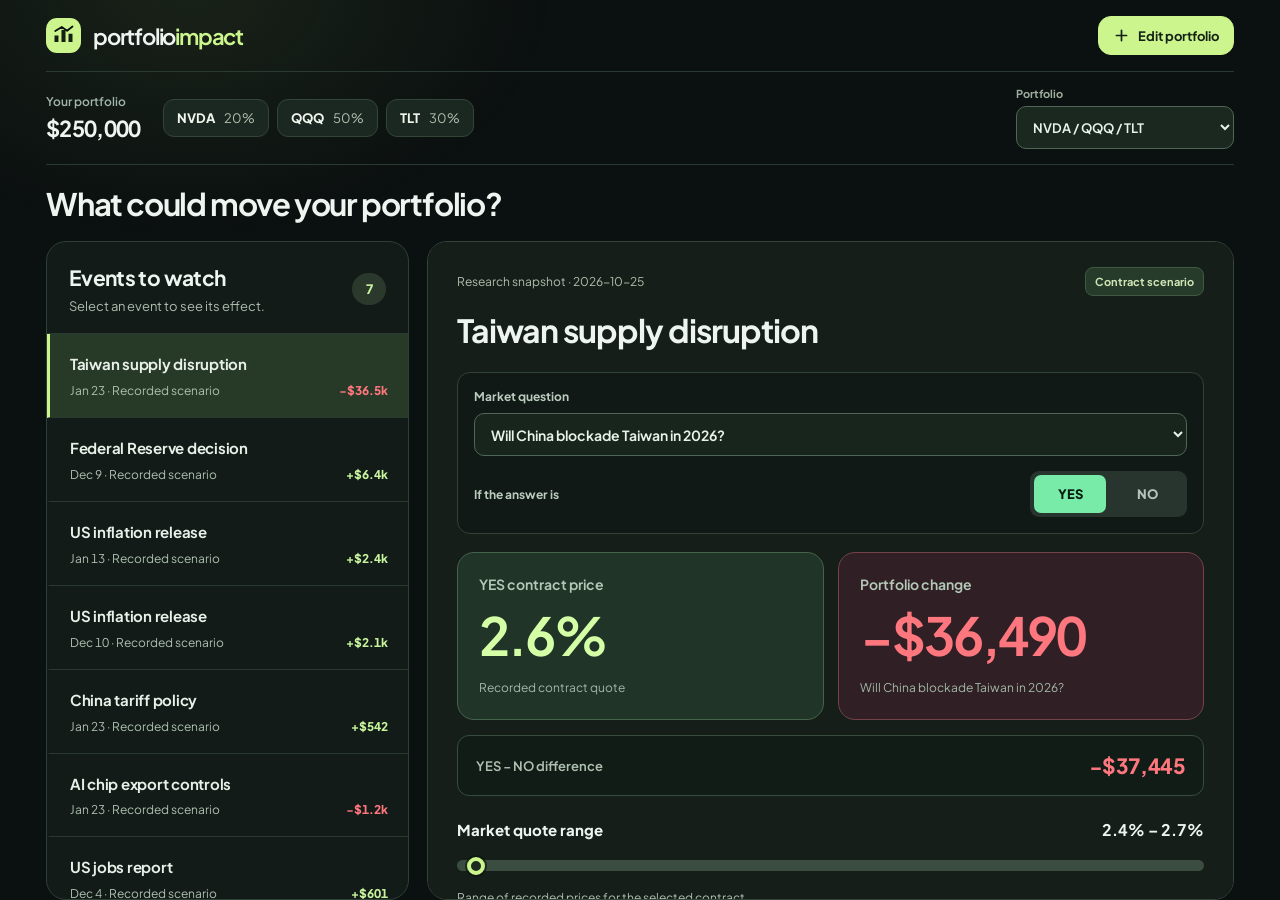
<file: web/portfolio_impact_v4/index.html>
<!doctype html>
<html lang="en">
<head>
  <meta charset="utf-8">
  <meta name="viewport" content="width=device-width, initial-scale=1">
  <meta name="theme-color" content="#0b1010">
  <meta name="description" content="Explore events that could affect your investments and review estimated portfolio impacts.">
  <title>Portfolio Impact</title>
  <link rel="preload" href="./fonts/PlusJakartaSans-variable.woff2" as="font" type="font/woff2" crossorigin>
  <link rel="stylesheet" href="./styles.css">
  <link rel="stylesheet" href="./workspace.css">
  <script src="./app.js" defer></script>
</head>
<body>
  <div class="app-shell">
    <header class="topbar">
      <a class="brand" href="#home" aria-label="Portfolio Impact home">
        <span class="brand-symbol" aria-hidden="true">
          <svg viewBox="0 0 36 36" fill="none">
            <path d="M6 26.5h5.3V18H6v8.5Zm9.3 0h5.4V10.5h-5.4v16Zm9.4 0H30V15.7h-5.3v10.8Z" fill="currentColor"/>
            <path d="m7 12 8.7-5.4 7.1 5.1L30 6" stroke="#0b1010" stroke-width="2.4" stroke-linecap="round" stroke-linejoin="round"/>
          </svg>
        </span>
        <span class="brand-type">portfolio<span>impact</span></span>
      </a>
      <div class="topbar-actions">
        <button class="outline-button" id="edit-button" type="button">
          <svg viewBox="0 0 20 20" aria-hidden="true"><path d="M10 4v12M4 10h12"/></svg>
          Edit portfolio
        </button>
      </div>
    </header>
    <main id="home" tabindex="-1">
      <div id="app" role="status" aria-live="polite" aria-atomic="false">
        <div class="initial-loading">Opening the recorded analysis…</div>
      </div>
    </main>
  </div>
  <dialog id="portfolio-dialog" class="portfolio-dialog" aria-labelledby="portfolio-dialog-title"></dialog>
  <div id="toast" class="toast" role="status" aria-live="polite"></div>
</body>
</html>
</file>
<file: web/portfolio_impact_v4/styles.css>
@font-face{font-family:"Plus Jakarta";src:url("./fonts/PlusJakartaSans-variable.woff2") format("woff2");font-style:normal;font-weight:200 800;font-display:swap}
@font-face{font-family:"Instrument Serif";src:url("./fonts/InstrumentSerif-Italic.woff2") format("woff2");font-style:italic;font-weight:400;font-display:swap}
:root{
  color-scheme:dark;
  --bg:#0b1010;--surface:#131a19;--surface-lift:#18211f;--surface-soft:#1d2824;
  --ink:#eef4ef;--muted:#9caea6;--subtle:#6c8278;--line:#2a3932;
  --lime:#ccf68d;--lime-deep:#8ab84d;--red:#f0a19a;--red-soft:#311f20;
  --green:#b6eac3;--white:#fff;--radius:23px
}
*{box-sizing:border-box}
html{scroll-behavior:smooth}
body{margin:0;background:var(--bg);color:var(--ink);font-family:"Plus Jakarta",Arial,sans-serif;-webkit-font-smoothing:antialiased}
body:before{content:"";position:fixed;width:min(760px,85vw);height:520px;left:-190px;top:-270px;background:radial-gradient(ellipse,rgba(151,197,104,.10),transparent 68%);pointer-events:none;z-index:-1}
button,input,select{font:inherit}
button{cursor:pointer}
button:focus-visible,input:focus-visible,select:focus-visible,a:focus-visible,summary:focus-visible{outline:3px solid var(--lime);outline-offset:3px}
a{color:inherit}
.app-shell{max-width:1350px;margin:0 auto;padding:0 46px;min-height:100vh}
.topbar{height:80px;display:flex;align-items:center;justify-content:space-between;border-bottom:1px solid var(--line);gap:18px}
.brand{display:inline-flex;align-items:center;gap:12px;text-decoration:none;min-width:0}
.brand-symbol{width:35px;height:35px;border-radius:11px;display:grid;place-items:center;color:#142014;background:var(--lime);flex-shrink:0}
.brand-symbol svg{width:27px;height:27px}
.brand-type{font-size:22px;font-weight:650;letter-spacing:-1.2px;white-space:nowrap}
.brand-type span,.footer-accent{color:var(--lime)}
.topbar-actions{display:flex;align-items:center;gap:19px}
.preview-tag{font-size:11px;letter-spacing:.04em;color:#9eac97;border:1px solid #34453a;border-radius:30px;padding:7px 11px}
.text-button{border:none;background:transparent;color:var(--muted);font-size:13px;font-weight:650;padding:8px}
.text-button:hover{color:var(--ink)}
.outline-button{border:1px solid #47544e;border-radius:13px;padding:12px 17px;background:rgba(255,255,255,.02);color:var(--ink);font-size:13px;font-weight:700;display:flex;align-items:center;gap:8px}
.outline-button:hover{background:rgba(255,255,255,.07);border-color:#718377}
.outline-button svg{width:17px;height:17px;fill:none;stroke:currentColor;stroke-width:2;stroke-linecap:round}
.hero{display:grid;grid-template-columns:minmax(0,1.5fr) minmax(325px,.85fr);gap:38px;align-items:end;padding:39px 0 35px}
.eyebrow{display:block;color:var(--lime);font-size:11px;font-weight:800;letter-spacing:.15em;text-transform:uppercase}
.hero h1{font-size:clamp(42px,4.1vw,59px);font-weight:630;line-height:1.13;letter-spacing:-3.3px;margin:14px 0 14px;max-width:800px}
.hero h1 em{font-family:"Instrument Serif",Georgia,serif;font-weight:400;letter-spacing:-2px;color:var(--lime);font-size:1.04em}
.hero p{max-width:590px;font-size:14px;line-height:1.75;color:var(--muted);margin:0}
.mini-step{display:none}
.mini-step .step-line{width:32px;height:1px;background:#59715b}
.portfolio-summary{border:1px solid var(--line);background:linear-gradient(145deg,#18221e,#101816);border-radius:24px;padding:23px 25px;box-shadow:0 28px 76px rgba(0,0,0,.16)}
.summary-heading{display:flex;justify-content:space-between;align-items:center;gap:8px;margin-bottom:18px}
.summary-heading h2{font-size:14px;letter-spacing:-.3px;font-weight:700;margin:0}
.tiny-link{border:0;padding:3px;background:none;color:var(--lime);font-size:12px;font-weight:700;text-decoration:underline;text-decoration-color:transparent;text-underline-offset:3px}
.tiny-link:hover{text-decoration-color:var(--lime)}
.holdings-preview{display:grid;grid-template-columns:repeat(4,minmax(0,1fr));gap:10px}
.holding-tile{min-width:0;background:#202c27;border-radius:12px;padding:12px 7px;text-align:center}
.holding-tile strong{display:block;font-size:13px;letter-spacing:-.2px}
.holding-tile span{display:block;font-size:12px;margin-top:5px;color:#a8b9aa}
.portfolio-value-line{display:flex;align-items:baseline;justify-content:space-between;gap:12px;padding-top:19px;margin-top:20px;border-top:1px solid #344239}
.portfolio-value-line span{font-size:11px;color:var(--muted)}
.portfolio-value-line strong{font-size:20px;letter-spacing:-.9px}
.workspace-title-line{display:flex;align-items:baseline;justify-content:space-between;gap:12px;border-top:1px solid var(--line);padding-top:24px;margin-bottom:19px}
.section-title{font-size:27px;font-weight:650;letter-spacing:-1.2px;margin:0}
.section-note{font-size:12px;color:var(--muted)}
.workspace-grid{display:grid;grid-template-columns:minmax(370px,.86fr) minmax(0,1.14fr);gap:25px;align-items:start}
.event-list{border:1px solid var(--line);border-radius:23px;background:var(--surface);overflow:hidden}
.event-list-head{display:flex;justify-content:space-between;gap:12px;align-items:center;padding:18px 21px;border-bottom:1px solid var(--line)}
.event-list-head span{font-size:11px;font-weight:700;color:#b5c4b8;letter-spacing:.05em}
.sort-label{font-size:11px;color:var(--subtle);font-weight:600}
.event-item{width:100%;text-align:left;border:0;border-left:3px solid transparent;border-bottom:1px solid #25322c;background:transparent;color:var(--ink);display:grid;grid-template-columns:minmax(0,1fr) 75px 89px;gap:13px;align-items:center;padding:17px 18px}
.event-item:last-child{border-bottom:0}
.event-item:hover{background:#1b2721}
.event-item.selected{background:#213023;border-left-color:var(--lime)}
.event-name{display:block;font-size:12px;font-weight:710;line-height:1.45;letter-spacing:-.1px}
.event-date{display:block;font-size:10px;color:var(--muted);margin-top:5px}
.event-value{font-weight:730;font-size:15px;letter-spacing:-.45px;text-align:right;white-space:nowrap;font-variant-numeric:tabular-nums}
.event-value.negative{color:var(--red)}
.event-value.missing{font-size:11px;color:#9aaba1;font-weight:600}
.event-value.chance{color:var(--ink)}
.event-col-label{display:block;font-size:9px;color:#809588;text-transform:uppercase;letter-spacing:.075em;font-weight:700;margin-bottom:5px}
.event-list-footer{display:flex;justify-content:space-between;gap:10px;padding:14px 20px;border-top:1px solid var(--line);font-size:11px;color:var(--muted);background:#141e18}
.event-list-footer strong{color:var(--ink);font-weight:600}
.impact-panel{background:linear-gradient(153deg,#1b2821 0%,#121b17 42%,#131c19 100%);border:1px solid #36493a;border-radius:23px;padding:29px;position:relative;overflow:hidden;box-shadow:0 28px 100px rgba(0,0,0,.19)}
.impact-panel:after{content:"";pointer-events:none;position:absolute;right:-140px;top:-190px;width:470px;height:400px;background:radial-gradient(circle,rgba(174,221,130,.07),transparent 67%)}
.impact-topline{display:flex;justify-content:space-between;align-items:center;gap:10px}
.snapshot-badge{color:#b9c9b8;border:1px solid #405544;background:rgba(153,208,132,.065);border-radius:100px;padding:7px 11px;font-size:10px;font-weight:700;white-space:nowrap}
.impact-title{font-size:clamp(22px,2.5vw,32px);font-weight:650;line-height:1.33;letter-spacing:-1.1px;max-width:660px;margin:23px 0 10px;min-height:70px}
.impact-meta{color:#9aaf9d;font-size:12px;line-height:1.6}
.primary-metrics{display:grid;grid-template-columns:1fr 1fr;gap:24px;margin-top:38px;padding-bottom:26px;border-bottom:1px solid #35463b}
.metric-label{color:#9eb0a1;font-size:11px;font-weight:650;display:flex;align-items:center;gap:8px}
.metric-number{font-size:clamp(33px,3.9vw,53px);letter-spacing:-2.6px;line-height:1.22;font-weight:630;margin:10px 0 7px;white-space:nowrap;font-variant-numeric:tabular-nums}
.metric-number.loss{color:var(--red)}
.metric-number.positive{color:var(--green)}
.metric-caption{color:#91a298;font-size:10px;line-height:1.7}
.range-section{padding-top:24px}
.range-head{display:flex;justify-content:space-between;gap:10px;align-items:baseline}
.range-head h3{font-size:13px;font-weight:700;margin:0}
.range-head span{font-size:11px;color:#d4dfd3;font-variant-numeric:tabular-nums}
.range-track{height:9px;background:#33463c;border-radius:20px;margin-top:18px;position:relative}
.range-band{position:absolute;height:100%;border-radius:20px;background:#9acb73;opacity:.75}
.range-dot{position:absolute;width:18px;height:18px;border:4px solid var(--lime);border-radius:50%;top:50%;transform:translate(-50%,-50%);background:#18241a;box-shadow:0 0 0 2px rgba(10,20,10,.6)}
.range-limits{display:flex;justify-content:space-between;font-size:10px;color:#9eafa0;padding-top:9px}
.inline-note{font-size:11px;color:#a7b9aa;line-height:1.7;margin-top:21px;margin-bottom:0}
.details-toggle{width:100%;display:flex;justify-content:space-between;align-items:center;border:1px solid #475a4b;border-radius:12px;background:rgba(10,19,13,.25);color:var(--ink);padding:13px 15px;font-size:12px;font-weight:700;margin-top:22px}
.details-toggle:hover{background:#283b2c}
.details-toggle svg{width:16px;height:16px;stroke:currentColor;fill:none;stroke-width:2}
.method-panel{margin-top:17px;padding-top:19px;border-top:1px solid #3c4e40}
.method-grid{display:grid;grid-template-columns:1fr 1fr;gap:15px}
.method-item{border:1px solid #36473c;border-radius:13px;padding:13px;min-width:0}
.method-item small{display:block;font-size:10px;color:#a1b4a4;margin-bottom:8px}
.method-item strong{font-size:13px;line-height:1.45;font-weight:650;display:block}
.method-panel p{font-size:11px;line-height:1.8;color:#a2b4a8;margin:17px 0 0}
.method-panel strong{color:#dce5da}
.lower-grid{display:grid;grid-template-columns:1fr 1fr;gap:25px;margin:28px 0 80px}
.lower-card{border:1px solid var(--line);background:var(--surface);border-radius:20px;padding:23px 25px;min-height:176px}
.lower-header{display:flex;align-items:center;gap:12px}
.lower-header .small-icon{width:32px;height:32px;border-radius:10px;background:#29382c;color:var(--lime);display:grid;place-items:center;flex-shrink:0}
.small-icon svg{width:17px;height:17px;fill:none;stroke:currentColor;stroke-width:1.8;stroke-linejoin:round;stroke-linecap:round}
.lower-header h3{font-size:15px;letter-spacing:-.35px;margin:0}
.lower-card p{font-size:12px;line-height:1.8;color:var(--muted);margin:15px 0 0}
.outline-detail{border:0;background:none;color:var(--lime);font-size:12px;font-weight:700;text-align:left;padding:8px 0;margin-top:7px}
.quiet-disclosure{font-size:11px;line-height:1.85;color:#a7b8ab;margin-top:13px;border-top:1px solid var(--line);padding-top:12px}
.quiet-disclosure summary{cursor:pointer;color:#e1eadf;font-weight:700}
.source-stats{margin-top:10px}
.source-stats div{display:flex;justify-content:space-between;gap:20px;padding:6px 0;border-bottom:1px solid #28362c}
.source-stats dt,.source-stats dd{font-size:11px;margin:0}
.source-stats dt{color:#a1b3a5}
.source-stats dd{font-weight:700}
.custom-placeholder{border:1px solid #3c5140;border-radius:22px;background:linear-gradient(140deg,#19291f,#111b17);padding:37px;margin-top:24px;max-width:790px}
.custom-placeholder h2{font-size:26px;letter-spacing:-1px;margin:13px 0}
.custom-placeholder p{color:var(--muted);font-size:14px;line-height:1.9;max-width:620px}
.custom-placeholder .solid-button{margin-top:15px}
.notice{display:flex;align-items:start;gap:11px;border:1px solid #3b4b3b;border-radius:12px;padding:11px 13px;font-size:11px;color:#b5c7b8;line-height:1.6;margin-top:24px}
.notice span{color:var(--lime)}
.footer{border-top:1px solid var(--line);padding:25px 0 35px;display:flex;justify-content:space-between;color:#8fa195;font-size:11px}
.footer>span:first-child{font-weight:700;letter-spacing:-.3px;font-size:13px;color:#cbd9cb}
dialog{border:1px solid #44594a;border-radius:22px;background:#15201b;color:var(--ink);box-shadow:0 36px 120px rgba(0,0,0,.7);padding:27px;max-height:min(85vh,900px);overflow:auto}
dialog::backdrop{background:rgba(1,6,5,.75);backdrop-filter:blur(7px)}
.portfolio-dialog{width:min(650px,calc(100vw - 28px))}
.guide-dialog{width:min(520px,calc(100vw - 28px))}
.dialog-top{display:flex;justify-content:space-between;gap:15px;align-items:start;margin-bottom:24px}
.dialog-top h2{font-size:26px;letter-spacing:-.9px;margin:9px 0 0}
.icon-button{border:1px solid #3f5347;background:#26352b;color:var(--ink);border-radius:10px;width:33px;height:33px;display:grid;place-items:center;font-size:24px;line-height:1}
.compose-tabs{display:flex;gap:8px;padding:5px;background:#0e1711;border-radius:12px;margin-bottom:23px}
.compose-tab{flex:1;padding:12px;font-size:12px;font-weight:700;color:#9db09f;background:transparent;border:0;border-radius:9px}
.compose-tab.active{background:#2c402d;color:#eaf5e5}
.field-label{display:block;font-size:11px;color:#b0c3b3;font-weight:700;margin-bottom:8px}
.field-input{background:#0b1410;border:1px solid #3b5040;border-radius:11px;min-height:42px;padding:10px 13px;color:var(--ink);width:100%;outline:none}
.field-input:focus{border-color:var(--lime)}
.field-input::placeholder{color:#698071}
.form-headings{display:grid;grid-template-columns:minmax(0,1fr) 124px 35px;gap:10px;margin:16px 0 8px}
.form-headings span{font-size:10px;font-weight:700;color:#91a694}
.holding-form-row{display:grid;grid-template-columns:minmax(0,1fr) 124px 35px;gap:10px;margin-bottom:9px}
.row-delete{width:35px;height:42px;border:1px solid #3b4e40;border-radius:11px;background:#1d2b20;color:#b5c7b8;font-size:19px}
.row-delete:hover{color:#fff;background:#5a3434}
.field-spread{display:flex;justify-content:space-between;gap:12px;align-items:center;margin:18px 0}
.field-spread label{font-size:11px;color:#c0d0c3;font-weight:700}
.field-spread input{width:160px}
.toggle-mode{background:none;border:0;padding:3px;color:var(--lime);font-size:11px;font-weight:700}
.add-row{border:1px dashed #4b624f;color:#ccdfcb;background:transparent;padding:11px;border-radius:11px;font-size:12px;font-weight:700;width:100%;margin-top:8px}
.add-row:hover{background:#253628}
.validation-msg{padding:12px 14px;font-size:12px;border-radius:11px;line-height:1.6;color:#f3c9bb;background:#402525;border:1px solid #784342;margin-top:15px}
.validation-ok{color:#b8d8bd;background:#1d3125;border-color:#36513c}
.dialog-actions{display:flex;justify-content:space-between;align-items:center;gap:13px;border-top:1px solid #3b4d3e;padding-top:21px;margin-top:22px}
.solid-button{border:0;background:var(--lime);color:#132113;border-radius:12px;padding:13px 20px;font-size:12px;font-weight:800;min-height:45px}
.solid-button:hover{background:#e0ffb2}
.solid-button:disabled{opacity:.5;cursor:not-allowed}
.solid-button.full{width:100%}
.ghost-button{background:transparent;color:#c4d6c6;border:0;font-size:12px;font-weight:700;padding:10px}
.upload-area{border:1px dashed #668368;background:#19281e;border-radius:16px;text-align:center;padding:38px 22px}
.upload-area.dragover{border-color:var(--lime);background:#253928}
.upload-area svg{width:32px;height:32px;fill:none;stroke:var(--lime);stroke-width:1.5}
.upload-area h3{font-size:15px;margin:13px 0 6px}
.upload-area p{color:#a4b8a7;font-size:11px;line-height:1.8;margin:0}
.upload-area input{position:absolute;opacity:0;width:1px;height:1px}
.upload-area label{display:inline-block;border-radius:10px;border:1px solid #69836b;color:var(--ink);padding:9px 14px;font-size:11px;font-weight:700;margin-top:15px;cursor:pointer}
.example-csv{margin-top:15px;border:1px solid #344b39;border-radius:12px;padding:14px;color:#bfceb9;background:#101b14;font-size:11px;line-height:1.9;white-space:pre-line}
.guide-steps{list-style:none;margin:0;padding:0}
.guide-steps li{display:flex;align-items:start;gap:17px;padding:18px 0;border-bottom:1px solid var(--line)}
.guide-steps li>span{font-size:13px;color:var(--lime);font-weight:800}
.guide-steps strong{font-size:14px}
.guide-steps p{font-size:12px;color:#a9b9ad;line-height:1.65;margin:7px 0 0}
.guide-note{font-size:12px;line-height:1.7;color:#a8b9ab;margin:23px 0}
.toast{position:fixed;bottom:25px;left:50%;transform:translate(-50%,16px);background:#293b2c;border:1px solid #6b856e;color:#e4f1e5;border-radius:12px;padding:13px 17px;font-size:12px;opacity:0;pointer-events:none;transition:opacity .25s,transform .25s;z-index:20;box-shadow:0 16px 46px #050805ad}
.toast.visible{opacity:1;transform:translate(-50%,0)}
.initial-loading{padding:120px 0;text-align:center;color:var(--muted)}
@media (max-width:1000px){.app-shell{padding:0 26px}.hero{grid-template-columns:1fr;gap:30px;padding-top:49px}.hero h1{max-width:720px}.portfolio-summary{max-width:600px}.workspace-grid{grid-template-columns:1fr;gap:17px}.impact-panel{grid-row:1}.lower-grid{margin-bottom:55px}}
@media (max-width:700px){.app-shell{padding:0 17px}.topbar{height:77px}.brand-type{font-size:19px}.topbar-actions{gap:8px}.preview-tag{display:none}.topbar .text-button{display:none}.outline-button{padding:9px 11px;font-size:11px}.hero{padding:41px 0 39px}.hero h1{font-size:43px;letter-spacing:-2.4px;margin:14px 0}.hero p{font-size:13px;line-height:1.8}.hero .mini-step{margin-top:18px}.portfolio-summary{padding:20px}.section-title{font-size:23px}.workspace-title-line{padding-top:23px;flex-direction:column;align-items:start;gap:5px}.event-item{grid-template-columns:minmax(0,1fr) 53px 71px;gap:8px;padding:14px 11px}.event-name{font-size:11px}.event-value{font-size:12px}.event-value.missing{font-size:10px}.impact-panel{padding:22px}.impact-title{font-size:25px;min-height:auto;margin-top:19px}.primary-metrics{gap:12px;margin-top:23px}.metric-number{font-size:35px;letter-spacing:-1.7px}.lower-grid{grid-template-columns:1fr;gap:14px;margin-top:17px}.footer{gap:14px;flex-wrap:wrap}.form-headings,.holding-form-row{grid-template-columns:minmax(0,1fr) 100px 35px}.portfolio-dialog,.guide-dialog{padding:20px}.method-grid{grid-template-columns:1fr 1fr;gap:9px}.method-item{padding:10px}}
@media (prefers-reduced-motion:reduce){html{scroll-behavior:auto}*,*:before,*:after{animation:none!important;transition:none!important}}
</file>
<file: web/portfolio_impact_v4/workspace.css>
/* Compact, single-screen research workspace. Portfolio editor styles remain in styles.css. */

.app-shell{height:100dvh;min-height:640px;display:flex;flex-direction:column}
.topbar{flex:0 0 72px;height:72px}
.topbar-actions{gap:8px}
.topbar .outline-button{font-size:13px;padding:10px 14px;background:var(--lime);border-color:var(--lime);color:#142015}
.topbar .outline-button:hover{background:#dfffaf;border-color:#dfffaf}
main#home{flex:1;min-height:0;display:flex;flex-direction:column}
#app{flex:1;min-height:0;display:flex;flex-direction:column}
.footer{flex:0 0 auto;justify-content:flex-end;padding:10px 0 13px;font-size:11px;border:0;color:#81948a}
.footer>span:first-child{font-size:11px;font-weight:500;color:#81948a;letter-spacing:normal}

.portfolio-strip{flex:0 0 auto;min-height:91px;display:flex;align-items:center;gap:23px;padding:15px 0;border-bottom:1px solid var(--line)}
.portfolio-brief{display:flex;flex-direction:column;gap:5px;flex-shrink:0}
.portfolio-brief span{font-size:12px;font-weight:600;color:#a1b6a9}
.portfolio-brief strong{font-size:22px;letter-spacing:-.7px;color:var(--ink);font-variant-numeric:tabular-nums}
.portfolio-pills{display:flex;flex:1;min-width:0;align-items:center;gap:8px;overflow-x:auto;scrollbar-width:thin;scrollbar-color:#415749 transparent}
.holding-pill{display:inline-block;flex-shrink:0;padding:10px 13px;background:#1b2822;border:1px solid #334438;border-radius:11px;font-size:13px;color:#aebfae;white-space:nowrap}
.holding-pill strong{color:#f0f5ec;margin-right:7px;font-weight:750}
.portfolio-change{border:0;background:none;color:var(--lime);font-size:13px;font-weight:750;white-space:nowrap;padding:9px 3px}
.portfolio-change:hover{text-decoration:underline;text-underline-offset:4px}

.analysis-view{display:flex;flex-direction:column;flex:1;min-height:0}
.view-heading{display:flex;flex:0 0 auto;align-items:center;justify-content:space-between;gap:12px;padding:20px 0 18px}
.view-heading h1{font-size:clamp(22px,2.6vw,31px);font-weight:680;line-height:1.23;letter-spacing:-1.2px;margin:0}
.view-heading>span{font-size:12px;color:#9daf9f;white-space:nowrap}
.analysis-grid{display:grid;grid-template-columns:minmax(320px,.45fr) minmax(0,1fr);gap:18px;flex:1;min-height:0}

.event-rail{display:flex;flex-direction:column;min-height:0;overflow:hidden;border-radius:20px;background:#121b18;border:1px solid #2e4035}
.rail-header{display:flex;justify-content:space-between;align-items:center;gap:15px;flex:0 0 auto;padding:22px 22px 19px;border-bottom:1px solid #293a30}
.rail-header h2{font-size:21px;font-weight:700;letter-spacing:-.65px;margin:0}
.rail-header p{font-size:13px;color:#adbdaf;margin:7px 0 0}
.rail-count{min-width:34px;text-align:center;border-radius:50px;padding:8px 11px;background:#2b392d;font-size:13px;font-weight:780;color:#c7f39c}
.event-scroll{flex:1;min-height:0;overflow-y:auto;overscroll-behavior:contain;scrollbar-width:thin;scrollbar-color:#526953 #152019}
.event-scroll::-webkit-scrollbar{width:7px}
.event-scroll::-webkit-scrollbar-thumb{background:#526953;border-radius:9px}
.risk-event{display:block;width:100%;color:#e8f0e8;background:transparent;border:0;border-left:3px solid transparent;border-bottom:1px solid #2a3930;padding:19px 20px;text-align:left;transition:background .15s ease}
.risk-event:hover{background:#1b2920}
.risk-event.selected{background:#273a28;border-left-color:var(--lime)}
.risk-event:focus-visible{outline-offset:-3px}
.risk-name{display:block;font-size:15px;font-weight:675;line-height:1.46;letter-spacing:-.26px}
.risk-meta{display:flex;justify-content:space-between;align-items:center;gap:14px;margin-top:8px;font-size:12px;color:#adc0b0;font-variant-numeric:tabular-nums}
.risk-meta strong{font-weight:750;color:#eaf6d9}
.risk-effect.negative{color:#ff777e}
.risk-effect.positive{color:#c7f39c}
.risk-effect.pending{color:#a3b2a2;font-weight:600}
.rail-other{flex:0 0 auto;border-top:1px solid #35473b;background:#16231a}
.other-toggle{display:flex;justify-content:space-between;align-items:center;width:100%;border:0;background:transparent;color:#c5dbb7;padding:17px 22px;font-size:13px;font-weight:700;text-align:left}
.other-toggle:hover{background:#243426}
.other-toggle span{font-size:19px;font-weight:400;color:var(--lime)}
.other-events{max-height:150px;overflow-y:auto;border-top:1px solid #35473b}
.other-events .risk-event{padding:14px 19px}

.result-pane{display:flex;flex-direction:column;min-height:0;overflow-y:auto;overscroll-behavior:contain;background:#161e1a;border:1px solid #354439;border-radius:20px;padding:25px 29px;scrollbar-width:thin;scrollbar-color:#506a51 transparent}
.result-pane>*{flex-shrink:0}
.result-head{display:flex;justify-content:space-between;align-items:center;gap:14px}
.result-eyebrow{font-size:12px;color:var(--lime);font-weight:800;letter-spacing:.07em;text-transform:uppercase}
.result-date{font-size:12px;color:#adbfaa}
.result-title{font-size:clamp(25px,2.5vw,32px);line-height:1.22;letter-spacing:-1px;font-weight:700;max-width:690px;margin:15px 0 22px}
.results-grid{display:grid;grid-template-columns:1fr 1fr;gap:14px}
.result-metric{display:flex;flex-direction:column;justify-content:center;background:rgba(26,43,31,.66);border:1px solid #395040;border-radius:17px;padding:22px 21px;min-width:0;position:relative;overflow:hidden}
.probability-metric{background:#203428;border-color:#45634a}
.probability-metric>strong{color:#d4ffa6}
.impact-metric{background:#1d2921;border-color:#425647}
.impact-metric.is-loss{background:#302025;border-color:#75424c}
.impact-metric.is-gain{background:#1a3027;border-color:#3b7459}
.impact-metric::before{content:none}
.result-metric>span{font-size:14px;color:#b4c8b8;font-weight:650}
.result-metric>strong{font-size:clamp(35px,4.1vw,54px);font-weight:660;letter-spacing:-2px;font-variant-numeric:tabular-nums;white-space:nowrap;line-height:1.35;margin-top:7px}
.result-metric>strong.result-loss{color:#ff777e}
.result-metric>strong.result-gain{color:#6eebad}
.result-metric>strong.result-pending{font-size:25px;white-space:normal;color:#c5d3c4;letter-spacing:-.7px}
.result-metric>small{font-size:12px;line-height:1.5;color:#a3b8a7;margin-top:8px}
.result-range{margin-top:23px}
.range-label{display:flex;align-items:center;justify-content:space-between;gap:12px}
.range-label span{font-size:15px;font-weight:750}
.range-label strong{font-size:16px;font-weight:700;white-space:nowrap;font-variant-numeric:tabular-nums}
.result-range .range-track{margin-top:20px;height:11px;background:#3a4d40}
.result-range .range-band{background:#b0dd87;opacity:.8}
.result-range .range-dot{background:#1c2920}
.result-range p{font-size:12px;color:#adbfad;margin:18px 0 0;line-height:1.5}
.result-foot{display:flex;align-items:center;justify-content:flex-end;gap:12px;margin-top:auto;padding-top:27px;flex-wrap:wrap}
.result-foot>span{font-size:12px;color:#95aa9c}
.method-toggle{display:flex;align-items:center;gap:15px;background:#26392a;color:#def1c8;border:1px solid #4b6549;border-radius:11px;padding:12px 14px;font-size:13px;font-weight:700}
.method-toggle:hover{background:#334733}
.method-toggle span{font-size:18px;color:var(--lime);line-height:1}
.method-content{display:block;background:#101a15;border:1px solid #3b5140;border-radius:15px;padding:0;margin-top:18px;overflow:hidden}
.method-row{display:grid;grid-template-columns:150px minmax(0,1fr);gap:18px;align-items:start;padding:17px 20px;border-bottom:1px solid #304334}
.method-key{font-size:13px;font-weight:760;color:#c4ec9d;line-height:1.5}
.method-content .method-row p{font-size:14px;line-height:1.55;color:#e1eae0;margin:0}
.method-content .method-asof{font-size:12px;color:#94a99b;padding:12px 20px;margin:0;line-height:1.5}

/* Every event uses the same controls, two headline figures, ranges and source drawer. */
.example-picker{display:flex;flex-direction:column;gap:6px;flex:0 0 218px}
.example-picker label{font-size:11px;font-weight:700;color:#9faf9e}
.example-picker select,.scenario-controls select{width:100%;min-height:43px;border:1px solid #506657;border-radius:10px;background:#18251d;color:#e8f3e7;padding:9px 32px 9px 12px;font:inherit;font-size:13px;font-weight:650;outline-offset:2px}
.example-picker select{background:#1a2820}
.result-source-tag{font-size:11px;font-weight:700;color:#d1e6b7;background:#273b2a;border:1px solid #3f5a40;border-radius:8px;padding:7px 9px;white-space:nowrap}
.scenario-controls{display:flex;flex-direction:column;gap:9px;margin:0 0 18px;padding:16px;background:#101915;border:1px solid #314237;border-radius:13px}
.scenario-controls>label,.outcome-row>span{font-size:12px;font-weight:720;color:#b9cbbd}
.scenario-controls select{font-size:14px;line-height:1.45}
.outcome-row{display:flex;align-items:center;justify-content:space-between;gap:12px;margin-top:6px}
.outcome-switch{display:flex;align-items:center;gap:5px;background:#28342e;border-radius:9px;padding:4px}
.outcome-switch button{min-width:72px;border:1px solid transparent;border-radius:7px;padding:10px 15px;background:transparent;color:#b5c4b9;font-size:13px;font-weight:800;cursor:pointer}
.outcome-switch button.active.yes-outcome{color:#081c10;background:#79eba8}
.outcome-switch button.active.no-outcome{color:#101c1e;background:#d7e3dc}
.outcome-switch button:disabled{opacity:.45;cursor:not-allowed}
.comparison-line{display:flex;align-items:center;justify-content:space-between;gap:16px;margin-top:15px;padding:16px 18px;border:1px solid #374c3d;border-radius:12px;background:#121c16}
.comparison-line span{font-size:13px;color:#adbfaf;font-weight:650}
.comparison-line strong{font-size:21px;font-weight:750;font-variant-numeric:tabular-nums;letter-spacing:-.6px}
.comparison-line .result-loss{color:#ff777e}
.comparison-line .result-gain{color:#6eebad}
.dollar-range{margin-top:23px;padding-top:22px;border-top:1px solid #35483c}
.dollar-range .range-label strong{font-size:14px}
.impact-band-track{position:relative;height:12px;border-radius:20px;margin-top:20px;background:#27332b}
.impact-band-fill{position:absolute;inset:0;border-radius:20px;background:#6eebad;opacity:.7}
.dollar-range.negative .impact-band-fill{background:#ff777e}
.impact-band-dot{display:block;position:absolute;top:50%;width:17px;height:17px;transform:translate(-50%,-50%);border:3px solid #f0f6ee;background:#162219;border-radius:50%;box-shadow:0 1px 4px #0008}
.dollar-range p{font-size:12px;line-height:1.5;color:#9db5a4;margin:16px 0 0}
.range-unavailable{margin-top:20px;padding-top:17px;border-top:1px solid #35483c;font-size:12px;color:#9db5a4}

.custom-placeholder{flex:1;margin:0;max-width:none;display:flex;flex-direction:column;justify-content:center;align-items:flex-start;padding:45px 55px}
.custom-placeholder h2{font-size:30px;margin:12px 0 6px}
.custom-placeholder p{font-size:15px;max-width:600px;line-height:1.8}
.custom-placeholder .solid-button{font-size:14px}
.custom-placeholder .solid-button:disabled{opacity:.55;cursor:wait}
.custom-placeholder .custom-secondary{border:0;background:transparent;color:#a5c68e;font-size:13px;font-weight:700;margin-top:14px;padding:10px 0;cursor:pointer}
.custom-error{color:#ff858b!important;background:#302025;border:1px solid #6b424b;border-radius:10px;padding:13px 16px;line-height:1.5!important}

/* The same readable type scale carries into portfolio setup. */
.compose-tab{font-size:14px}
.field-spread label,.field-label,.toggle-mode,.form-headings span{font-size:13px}
.field-input{font-size:14px;min-height:45px}
.add-row,.validation-msg,.ghost-button,.solid-button{font-size:13px}
.upload-area p,.upload-area label,.example-csv{font-size:13px}
.inline-note{font-size:12px}

@media (max-width:980px){
  .app-shell{padding:0 24px}
  .analysis-grid{grid-template-columns:minmax(285px,.48fr) minmax(0,1fr);gap:13px}
  .portfolio-strip{gap:12px}
  .holding-pill{padding:9px 10px}
  .result-pane{padding:24px 22px}
  .result-title{font-size:27px}
  .result-metric{padding:17px 14px}
  .result-metric>strong{font-size:clamp(30px,3.5vw,43px)}
}
@media (max-width:760px){
  .app-shell{height:auto;min-height:100dvh;padding:0 17px}
  main#home,#app,.analysis-view{min-height:0;display:block;flex:initial}
  .topbar{height:68px;flex-basis:68px}
  .topbar .outline-button{font-size:12px}
  .portfolio-strip{min-height:0;flex-wrap:wrap;padding:18px 0}
  .portfolio-brief{margin-right:auto}
  .portfolio-pills{flex-basis:100%;order:3}
  .portfolio-change{order:2}
  .example-picker{order:2;flex-basis:210px;min-width:180px}
  .view-heading{padding:20px 0 16px;align-items:flex-start;flex-direction:column;gap:7px}
  .view-heading h1{font-size:25px}
  .analysis-grid{display:flex;flex-direction:column;gap:13px}
  .event-rail{flex:none;height:310px}
  .rail-header{padding:15px 18px 13px}
  .rail-header h2{font-size:18px}
  .rail-header p{margin-top:4px}
  .risk-event{padding:14px 17px}
  .risk-name{font-size:14px}
  .other-toggle{padding:12px 18px}
  .result-pane{overflow:visible;flex:none;padding:24px 20px}
  .result-title{font-size:26px;margin:14px 0 22px}
  .result-metric>strong{font-size:clamp(31px,6vw,43px)}
  .result-metric>small{font-size:11px}
  .comparison-line strong{font-size:18px}
  .result-range{margin-top:25px}
  .result-foot{margin-top:20px}
  .footer{padding:22px 0 26px}
  .custom-placeholder{padding:30px 22px}
  .method-row{grid-template-columns:1fr;gap:5px;padding:15px 18px}
}
@media (max-width:480px){
  .brand-type{font-size:18px}
  .brand-symbol{width:30px;height:30px}
  .topbar .outline-button{padding:9px 10px;font-size:11px}
  .results-grid{gap:8px}
  .result-metric{padding:15px 11px}
  .result-metric>span{font-size:12px}
  .result-metric>strong{font-size:clamp(27px,7vw,36px);letter-spacing:-1.4px}
  .result-metric>small{font-size:10px}
  .method-content .method-row p{font-size:13px}
  .example-picker{order:4;flex-basis:100%}
  .outcome-row{align-items:flex-start;flex-direction:column}
  .outcome-switch{width:100%}
  .outcome-switch button{flex:1}
  .comparison-line{flex-direction:column;align-items:flex-start;gap:6px}
}
</file>
